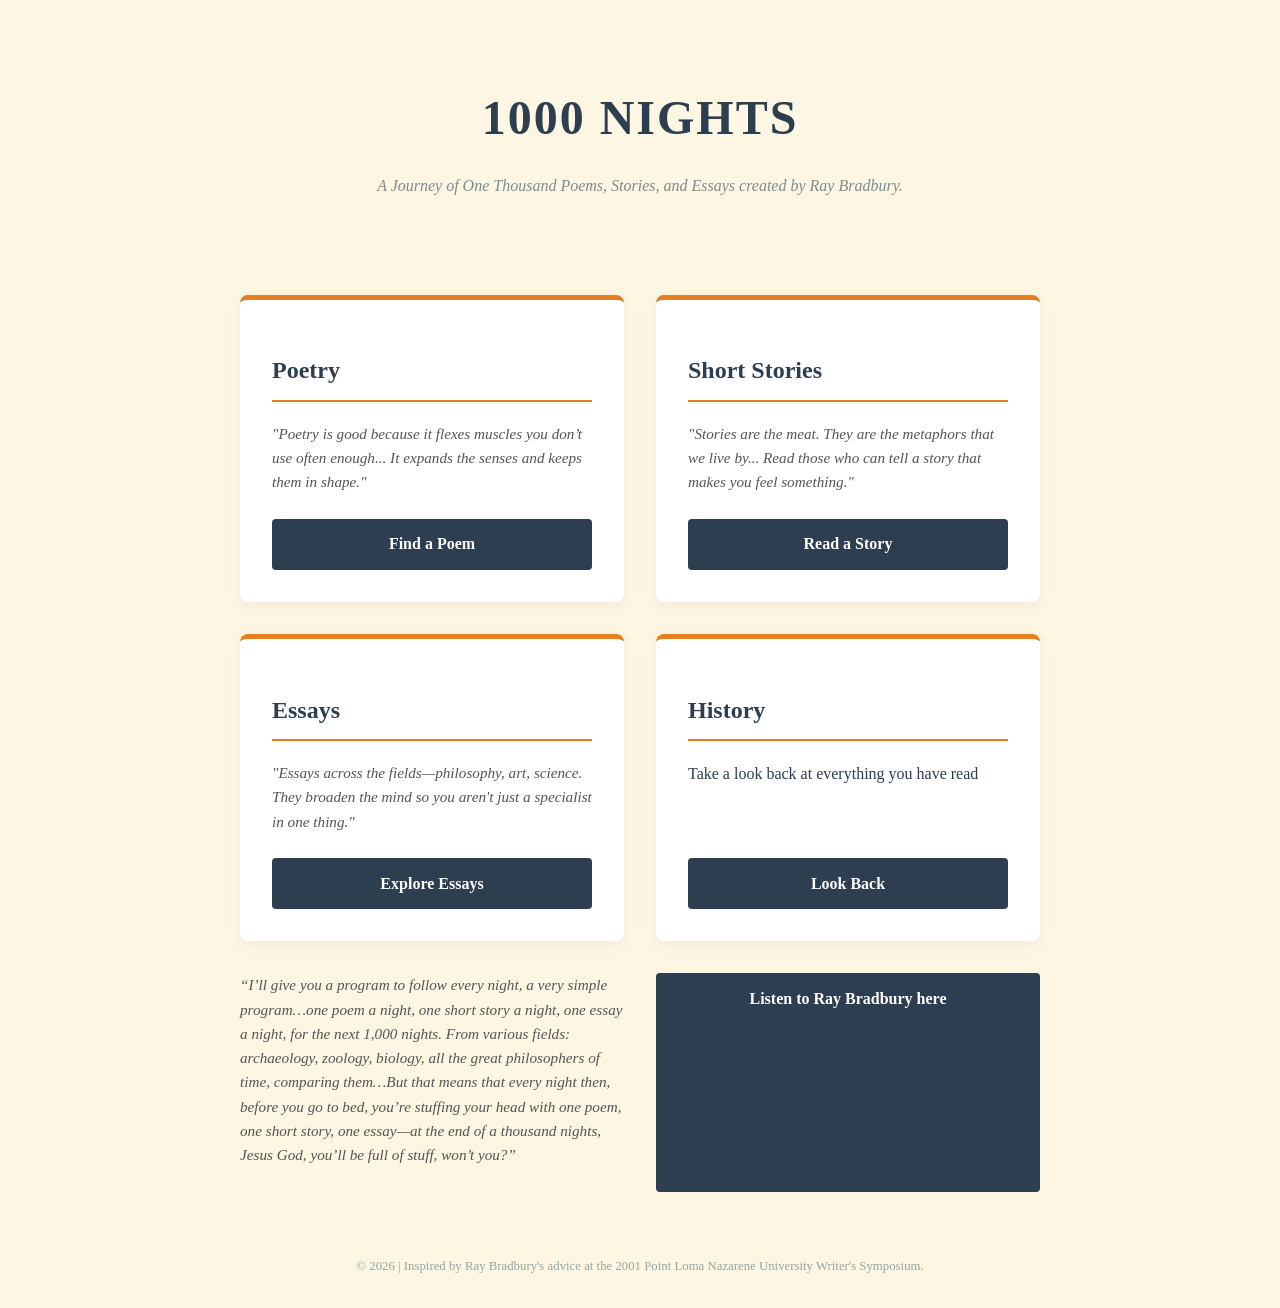
<file: index.html>
<!DOCTYPE html>
<html lang="en">
<head>
    <meta charset="UTF-8">
    <meta name="viewport" content="width=device-width, initial-scale=1.0">
    <title>1000 Nights | The Bradbury Challenge</title>
    <link rel="stylesheet" href="style.css">
</head>
<body>

<header>
    <h1>1000 Nights</h1>
    <p class="subtitle">A Journey of One Thousand Poems, Stories, and Essays created by Ray Bradbury.</p>
</header>

<main class="container">
    <section class="category-card">
        <div>
            <h2>Poetry</h2>
            <blockquote>
                "Poetry is good because it flexes muscles you don’t use often enough... It expands the senses and keeps them in shape."
            </blockquote>
        </div>
        <a href="poem.html" class="btn">Find a Poem</a>
    </section>

    <section class="category-card">
        <div>
            <h2>Short Stories</h2>
            <blockquote>
                "Stories are the meat. They are the metaphors that we live by... Read those who can tell a story that makes you feel something."
            </blockquote>
        </div>
        <a href="shortstory.html" class="btn">Read a Story</a>
    </section>

    <section class="category-card">
        <div>
            <h2>Essays</h2>
            <blockquote>
                "Essays across the fields—philosophy, art, science. They broaden the mind so you aren't just a specialist in one thing."
            </blockquote>
        </div>
        <a href="essay.html" class="btn">Explore Essays</a>
    </section>
    <section class="category-card">
        <div>
            <h2>History</h2>
            <p>Take a look back at everything you have read</p>
        </div>
        <a href="history.html" class="btn">Look Back</a>
    </section>
    <div>
        <blockquote>
            “I’ll give you a program to follow every night, a very simple program…one poem a night, one short story a night, one essay a night, for the next 1,000 nights. From various fields: archaeology, zoology, biology, all the great philosophers of time, comparing them…But that means that every night then, before you go to bed, you’re stuffing your head with one poem, one short story, one essay—at the end of a thousand nights, Jesus God, you’ll be full of stuff, won’t you?”
        </blockquote>
    </div>
    <a href="https://youtu.be/_W-r7ABrMYU?si=X5_TwRlfvrmffoW5&t=506" class="btn">Listen to Ray Bradbury here</a>
</main>

<footer>
    &copy; 2026 | Inspired by Ray Bradbury's advice at the 2001 Point Loma Nazarene University Writer's Symposium.
</footer>

</body>
</html>
</file>
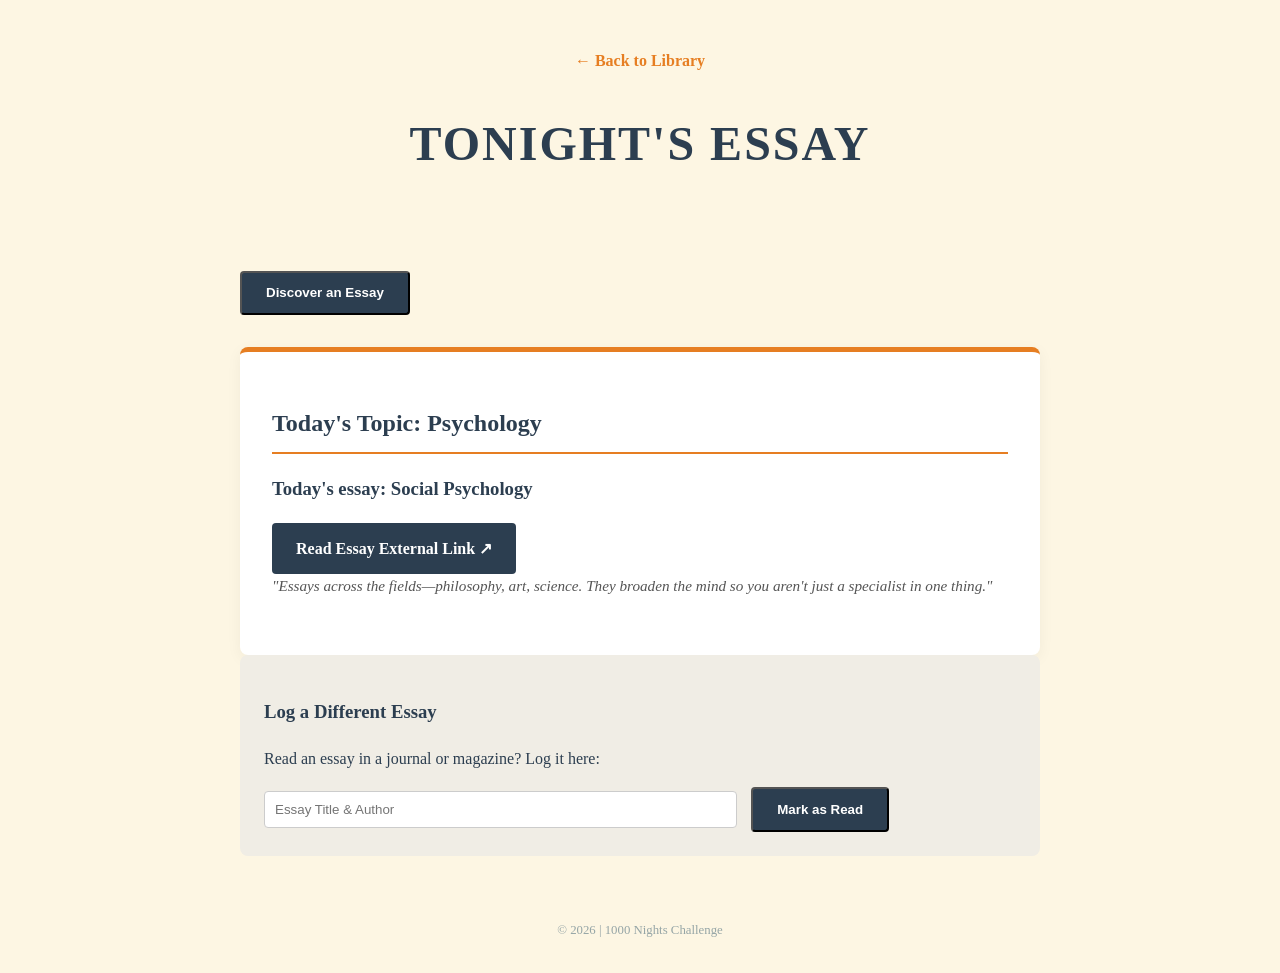
<file: essay.html>
<!DOCTYPE html>
<html lang="en">
<head>
    <meta charset="UTF-8">
    <meta name="viewport" content="width=device-width, initial-scale=1.0">
    <title>Essays | 1000 Nights</title>
    <link rel="stylesheet" href="style.css">
</head>
<body>

    <header>
        <a href="index.html" class="back-link">← Back to Library</a>
        <h1>Tonight's Essay</h1>
    </header>

    <main class="container" style="display: block; max-width: 800px;">
        <div class="controls">
            <button id="refresh-essay-btn" class="btn">Discover an Essay</button>
        </div>

        <div id="essay-display" class="category-card">
            <div id="essay-content">
                <p class="loading">Gathering intellect...</p>
            </div>
        </div>

        <div class="manual-entry">
            <h3>Log a Different Essay</h3>
            <p>Read an essay in a journal or magazine? Log it here:</p>
            <input type="text" id="manual-essay-title" placeholder="Essay Title & Author">
            <button id="manual-essay-btn" class="btn">Mark as Read</button>
        </div>
    </main>

    <footer>
        &copy; 2026 | 1000 Nights Challenge
    </footer>

    <script type="module"src="scripts/essay.js"></script>
    <script type="module"src="scripts/addItem.js"></script>
</body>
</html>
</file>
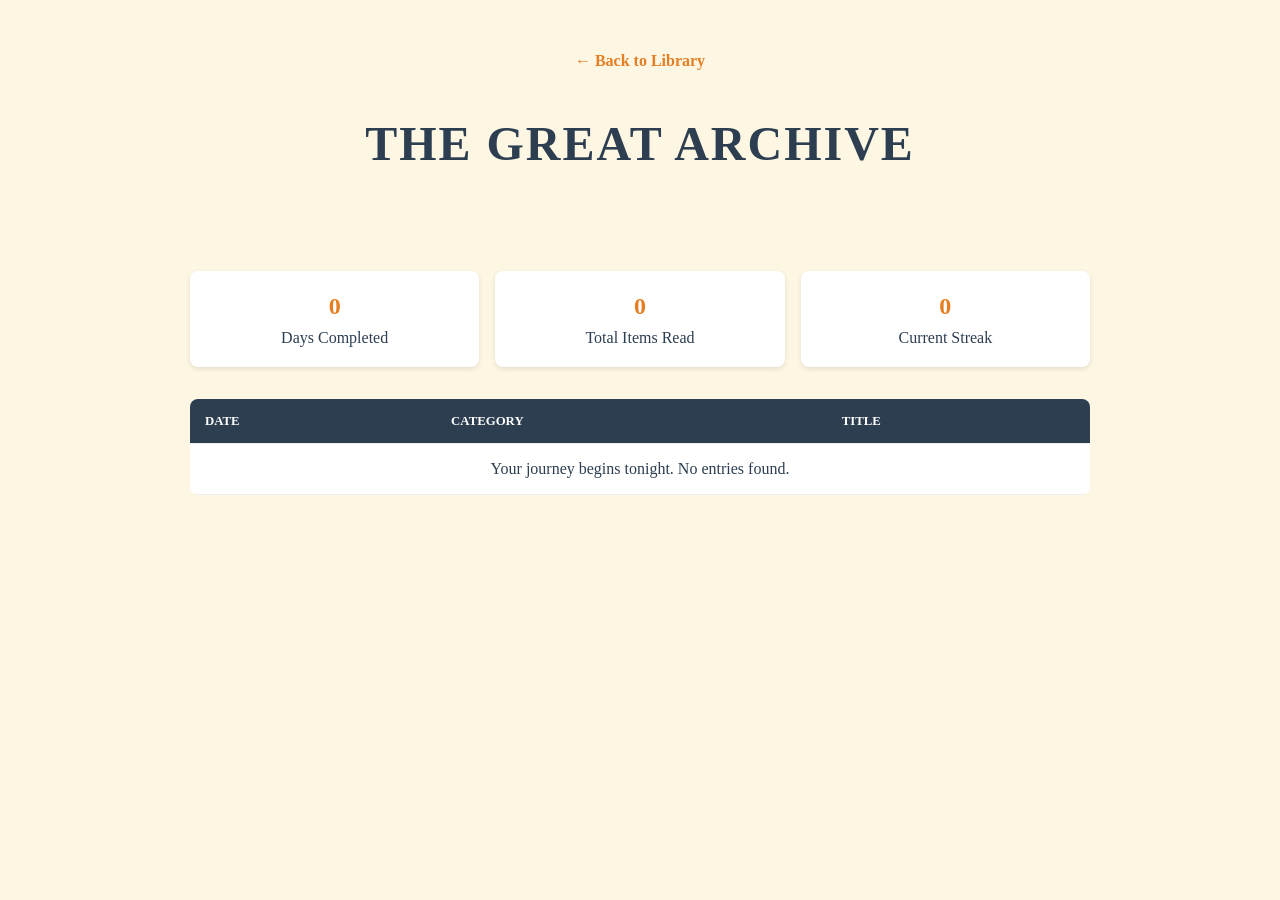
<file: history.html>
<!DOCTYPE html>
<html lang="en">
<head>
    <meta charset="UTF-8">
    <meta name="viewport" content="width=device-width, initial-scale=1.0">
    <title>Your Archive | 1000 Nights</title>
    <link rel="stylesheet" href="style.css">
    <style>
        .stats-grid {
            display: grid;
            grid-template-columns: repeat(3, 1fr);
            gap: 1rem;
            margin-bottom: 2rem;
            width: 100%;
        }
        .stat-card {
            background: white;
            padding: 1rem;
            text-align: center;
            border-radius: 8px;
            box-shadow: 0 2px 5px rgba(0,0,0,0.1);
        }
        .stat-number { font-size: 1.5rem; font-weight: bold; color: var(--accent); }
        
        table { width: 100%; border-collapse: collapse; background: white; border-radius: 8px; overflow: hidden; }
        th, td { padding: 12px 15px; text-align: left; border-bottom: 1px solid #eee; }
        th { background: var(--ink); color: white; text-transform: uppercase; font-size: 0.8rem; }
        .tag { padding: 2px 8px; border-radius: 4px; font-size: 0.7rem; font-weight: bold; text-transform: uppercase; }
        .tag-poem { background: #d1ecf1; color: #0c5460; }
        .tag-story { background: #d4edda; color: #155724; }
        .tag-essay { background: #fff3cd; color: #856404; }
    </style>
</head>
<body>

    <header>
        <a href="index.html" class="back-link">← Back to Library</a>
        <h1>The Great Archive</h1>
    </header>

    <main class="container" style="display: block; max-width: 900px;">
        <div class="stats-grid">
            <div class="stat-card">
                <div class="stat-number" id="total-days">0</div>
                <div>Days Completed</div>
            </div>
            <div class="stat-card">
                <div class="stat-number" id="total-read">0</div>
                <div>Total Items Read</div>
            </div>
            <div class="stat-card">
                <div class="stat-number" id="current-streak">0</div>
                <div>Current Streak</div>
            </div>
        </div>

        <table>
            <thead>
                <tr>
                    <th>Date</th>
                    <th>Category</th>
                    <th>Title</th>
                </tr>
            </thead>
            <tbody id="history-table-body">
                </tbody>
        </table>
    </main>

    <script src="scripts/history.js"></script>
</body>
</html>
</file>
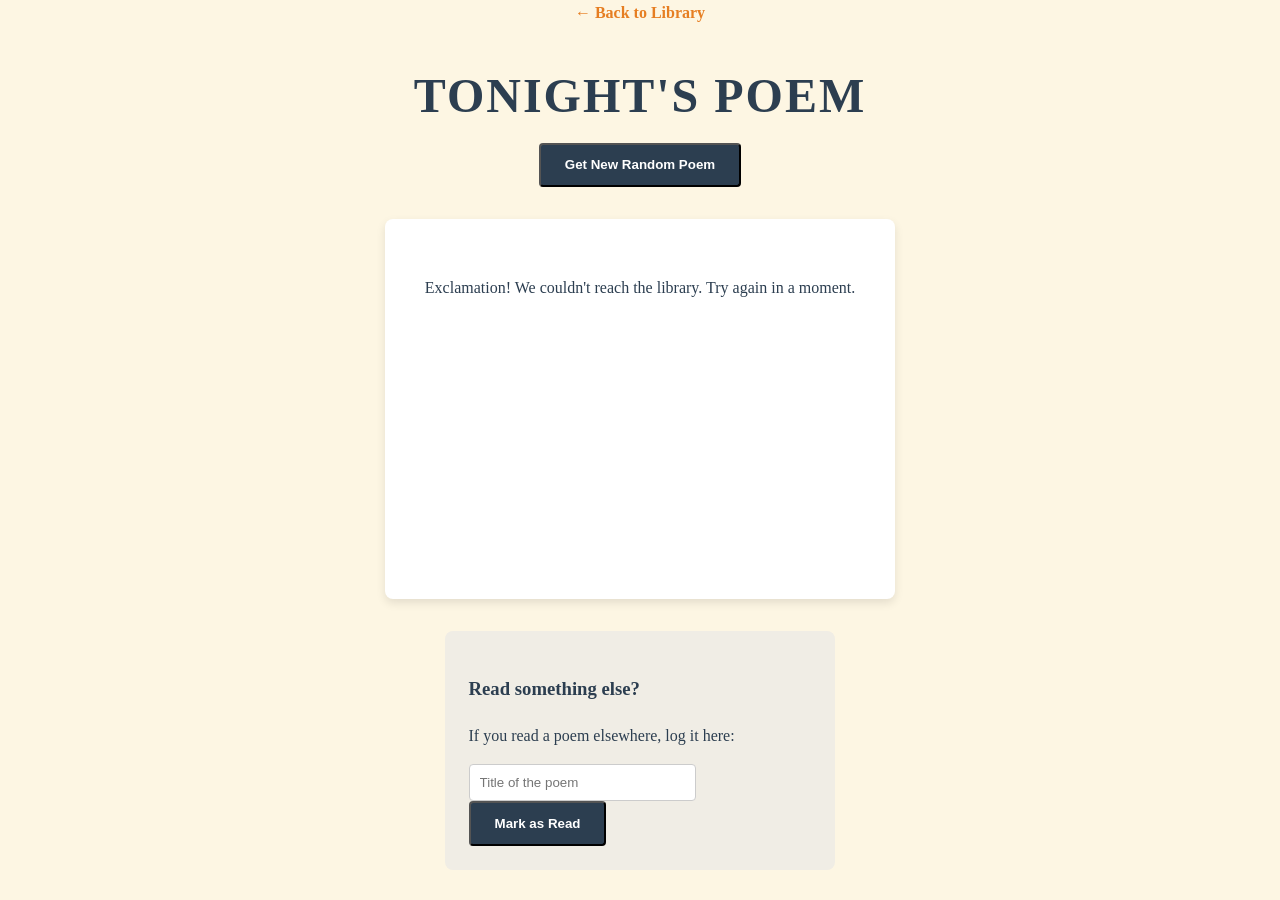
<file: poem.html>
<!DOCTYPE html>
<html lang="en">
<head>
    <meta charset="UTF-8">
    <meta name="viewport" content="width=device-width, initial-scale=1.0">
    <title>Poetry | 1000 Nights</title>
    <link rel="stylesheet" href="style.css">
</head>
<body>

    <a href="index.html" class="back-link">← Back to Library</a>
    
    <h1>Tonight's Poem</h1>

    <div class="controls">
        <button id="refresh-btn" class="btn">Get New Random Poem</button>
    </div>

    <div id="poem-display" class="poem-container">
        <p class="loading">Sourcing a masterpiece...</p>
    </div>

    <div class="manual-entry">
        <h3>Read something else?</h3>
        <p>If you read a poem elsewhere, log it here:</p>
        <input type="text" id="manual-title" placeholder="Title of the poem">
        <button id="manual-btn" class="btn">Mark as Read</button>
    </div>

    <script src="scripts/poem.js"></script>
</body>
</html>
</file>
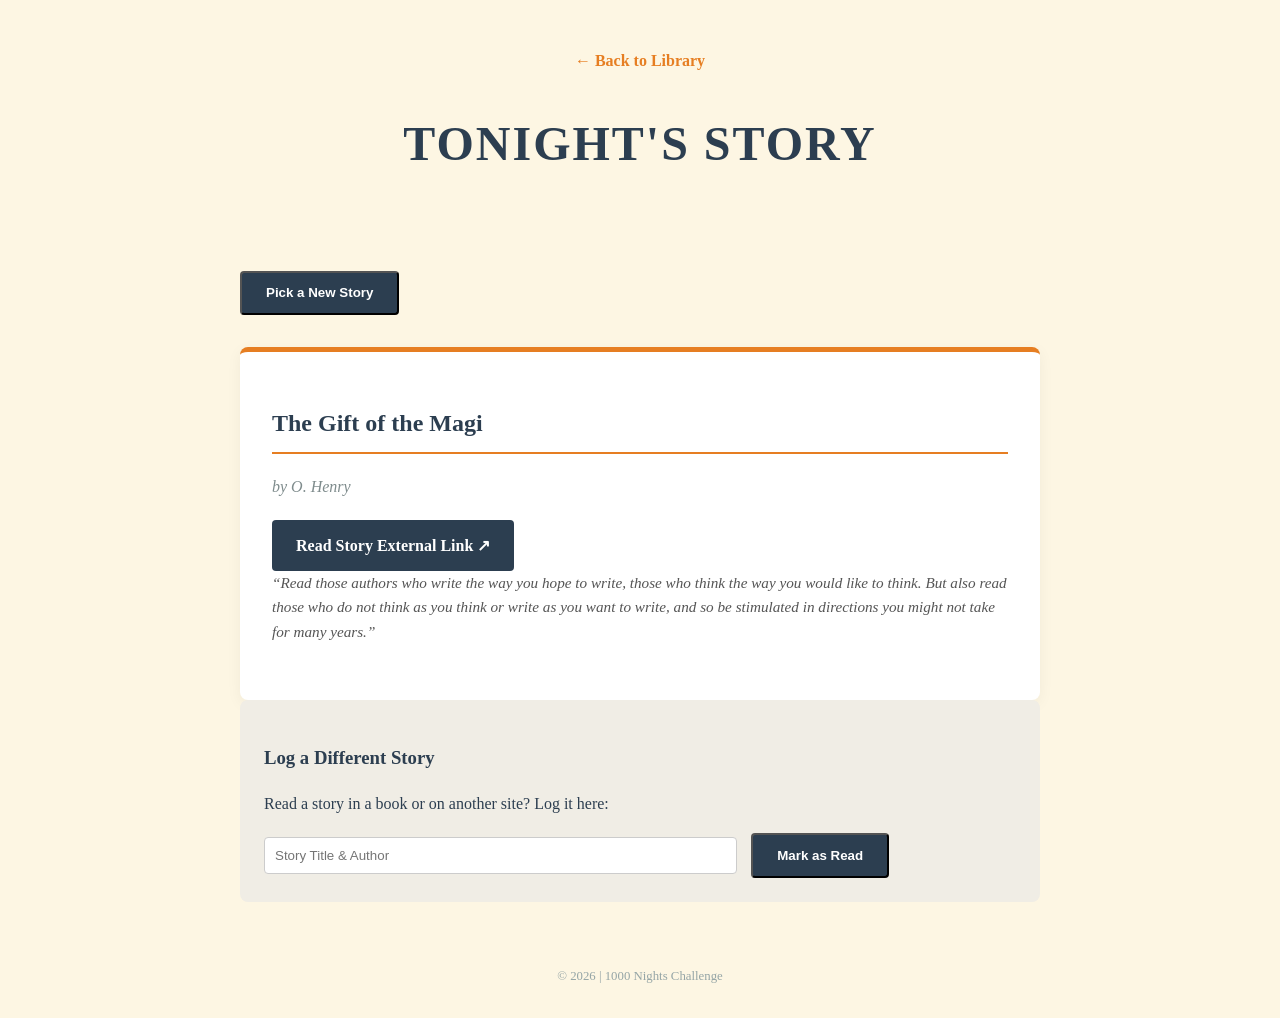
<file: shortstory.html>
<!DOCTYPE html>
<html lang="en">
<head>
    <meta charset="UTF-8">
    <meta name="viewport" content="width=device-width, initial-scale=1.0">
    <title>Short Stories | 1000 Nights</title>
    <link rel="stylesheet" href="style.css">
</head>
<body>

    <header>
        <a href="index.html" class="back-link">← Back to Library</a>
        <h1>Tonight's Story</h1>
    </header>

    <main class="container" style="display: block; max-width: 800px;">
        <div class="controls">
            <button id="refresh-story-btn" class="btn">Pick a New Story</button>
        </div>

        <div id="story-display" class="category-card">
            <div id="story-content">
                <p class="loading">Consulting the masters...</p>
            </div>
        </div>

        <div class="manual-entry">
            <h3>Log a Different Story</h3>
            <p>Read a story in a book or on another site? Log it here:</p>
            <input type="text" id="manual-story-title" placeholder="Story Title & Author">
            <button id="manual-story-btn" class="btn">Mark as Read</button>
        </div>
    </main>

    <footer>
        &copy; 2026 | 1000 Nights Challenge
    </footer>

    <script src="scripts/shortstory.js"></script>
</body>
</html>
</file>
<file: style.css>
:root {
    --parchment: #fdf6e3;
    --ink: #2c3e50;
    --accent: #e67e22;
}

main.container {
    width: 100%;
    max-width: 800px;
    margin: 0 auto;
}

body {
    font-family: 'Georgia', serif;
    background-color: var(--parchment);
    color: var(--ink);
    line-height: 1.6;
    margin: 0;
    display: flex;
    flex-direction: column;
    align-items: center;
    min-height: 100vh;
}

header {
    text-align: center;
    padding: 3rem 1rem;
}

h1 {
    font-size: 3rem;
    margin-bottom: 0.5rem;
    letter-spacing: 2px;
    text-transform: uppercase;
}

.subtitle {
    font-style: italic;
    color: #7f8c8d;
}

.container {
    display: grid;
    grid-template-columns: repeat(auto-fit, minmax(300px, 1fr));
    gap: 2rem;
    max-width: 1100px;
    padding: 2rem;
}

.category-card {
    background: white;
    padding: 2rem;
    border-radius: 8px;
    box-shadow: 0 4px 15px rgba(0,0,0,0.05);
    display: flex;
    flex-direction: column;
    justify-content: space-between;
    border-top: 5px solid var(--accent);
    transition: transform 0.2s;
}

.category-card:hover {
    transform: translateY(-5px);
}

blockquote {
    margin: 0 0 1.5rem 0;
    font-style: italic;
    font-size: 0.95rem;
    color: #555;
    position: relative;
}

.btn {
    display: inline-block;
    background: var(--ink);
    color: white;
    text-align: center;
    padding: 0.8rem 1.5rem;
    text-decoration: none;
    border-radius: 4px;
    font-weight: bold;
    transition: background 0.3s;
}

.btn:hover {
    background: var(--accent);
}

.back-link {
    text-decoration: none; 
    color: var(--accent);
    font-weight: bold;
}

.poem-container { 
    background: white; 
    padding: 2.5rem; 
    border-radius: 8px; 
    box-shadow: 0 4px 10px rgba(0,0,0,0.1); 
    margin-bottom: 2rem; 
    min-height: 300px; 
}

h2 { 
    border-bottom: 2px solid var(--accent); 
    padding-bottom: 10px; 
}

.author { 
    font-style: italic; 
    margin-bottom: 20px; 
    color: #7f8c8d; 
}

.lines { 
    white-space: pre-wrap; 
    line-height: 1.8; 
    font-size: 1.1rem; 
}

.controls { 
    display: flex; 
    gap: 10px; 
    margin-bottom: 2rem; 
}

.manual-entry { 
    background: #f0ede5; 
    padding: 1.5rem; 
    border-radius: 8px; 
}

input { 
    padding: 10px; 
    width: 60%; 
    margin-right: 10px; 
    border: 1px solid #ccc; 
    border-radius: 4px;
}

.loading { 
    font-style: italic; 
    color: #95a5a6; 
}

footer {
    margin-top: auto;
    padding: 2rem;
    font-size: 0.8rem;
    color: #95a5a6;
}
</file>
